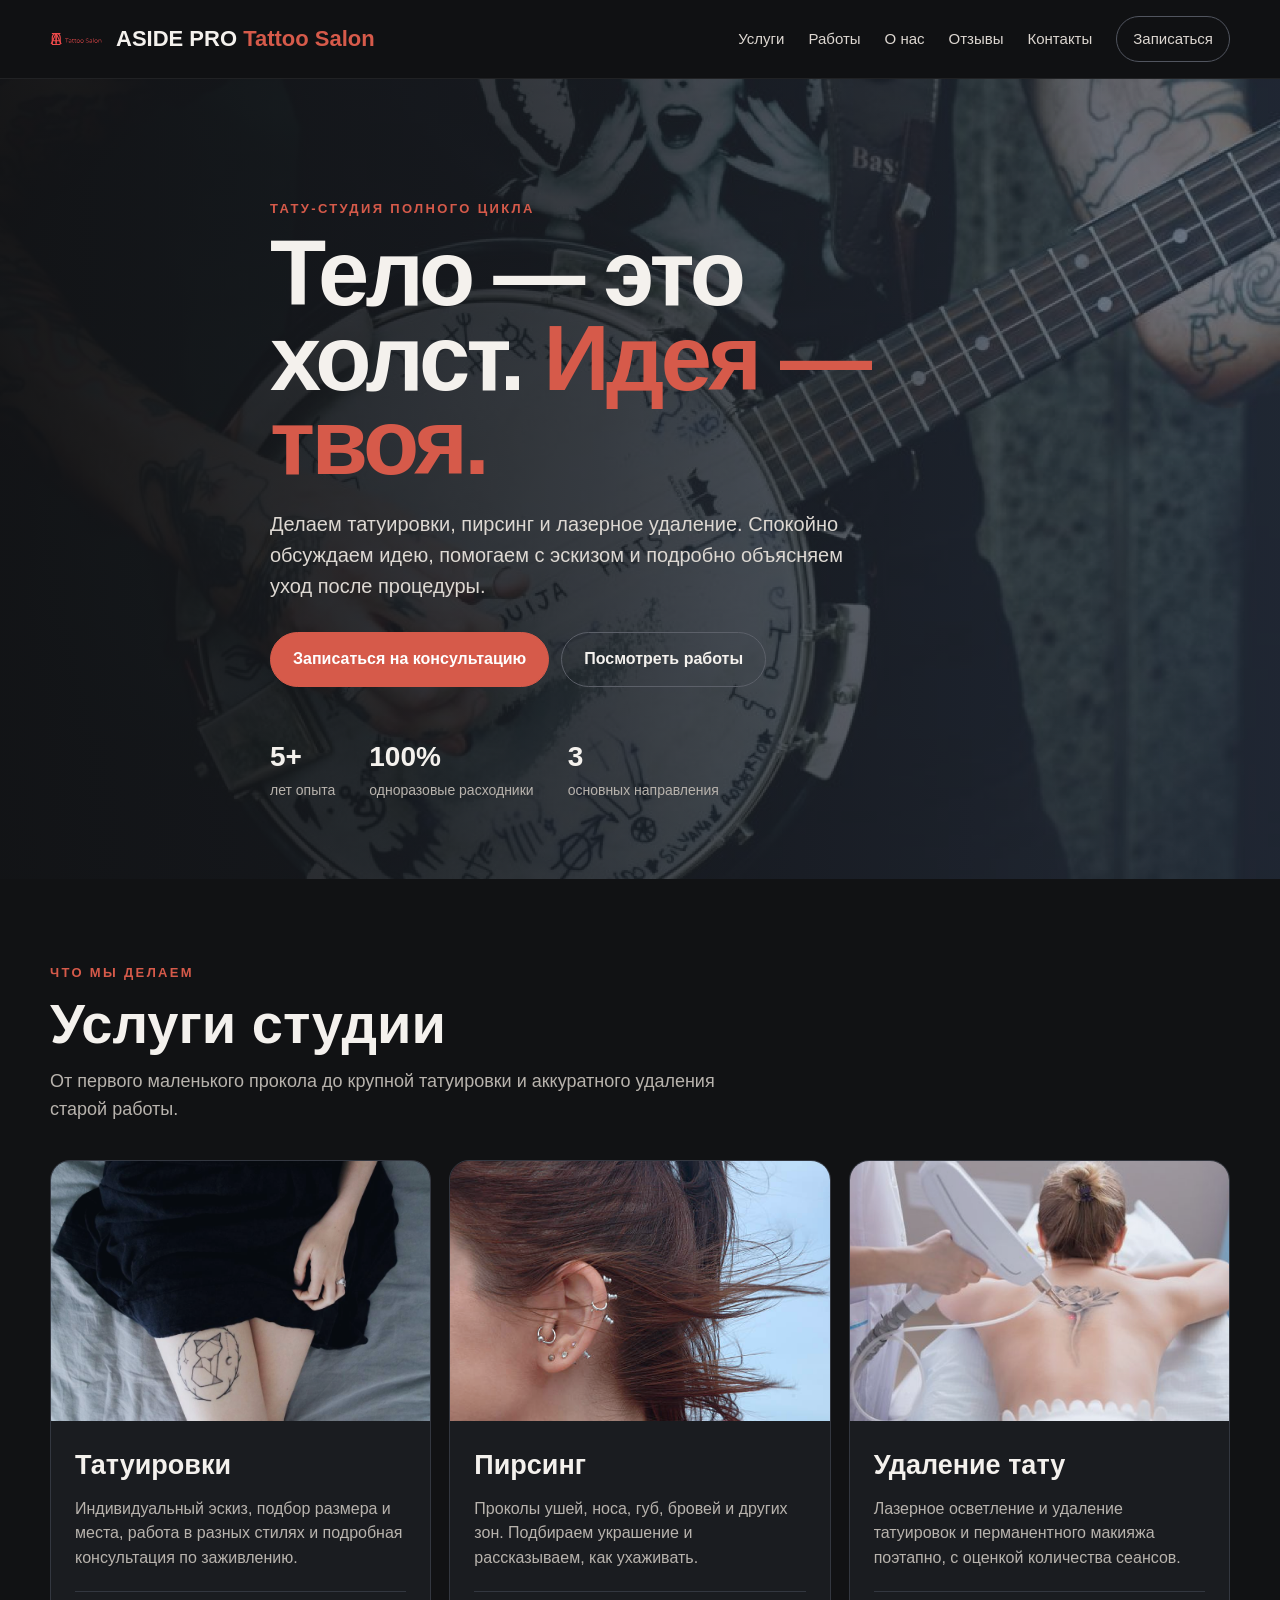
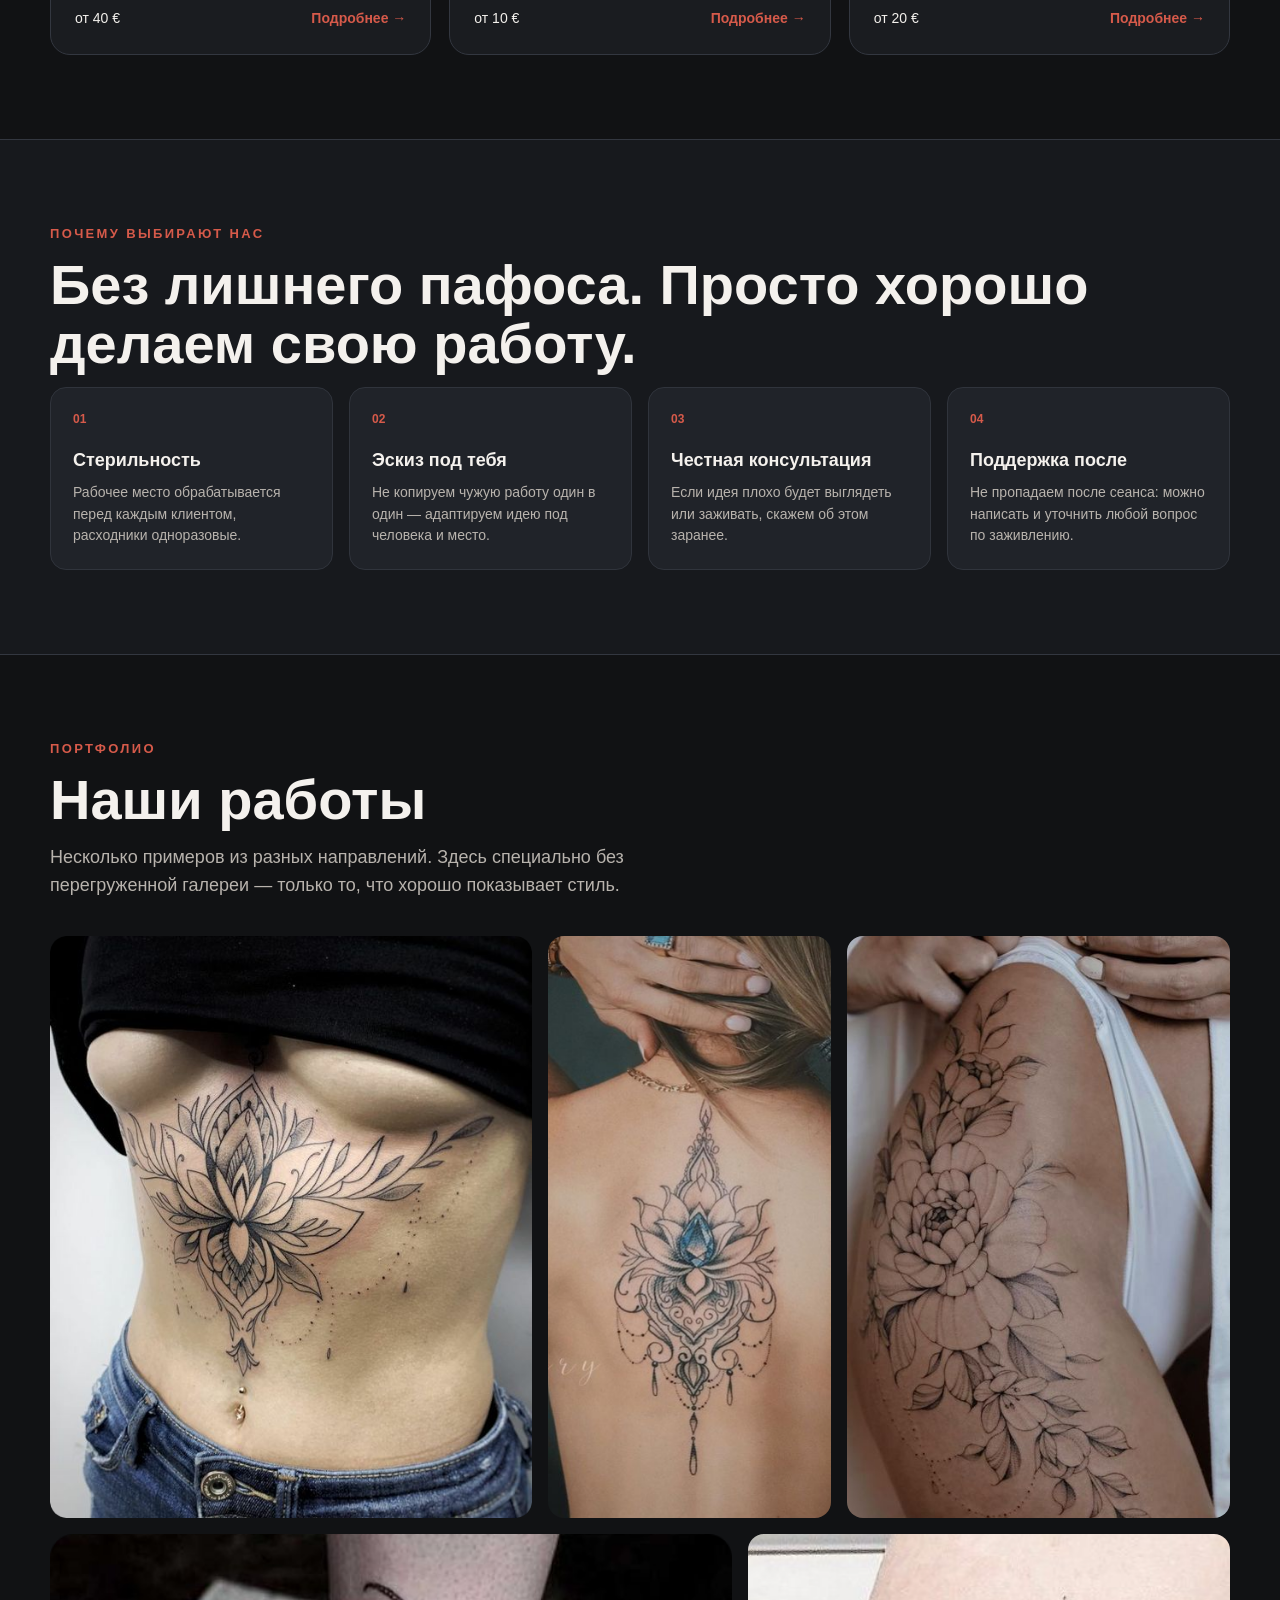
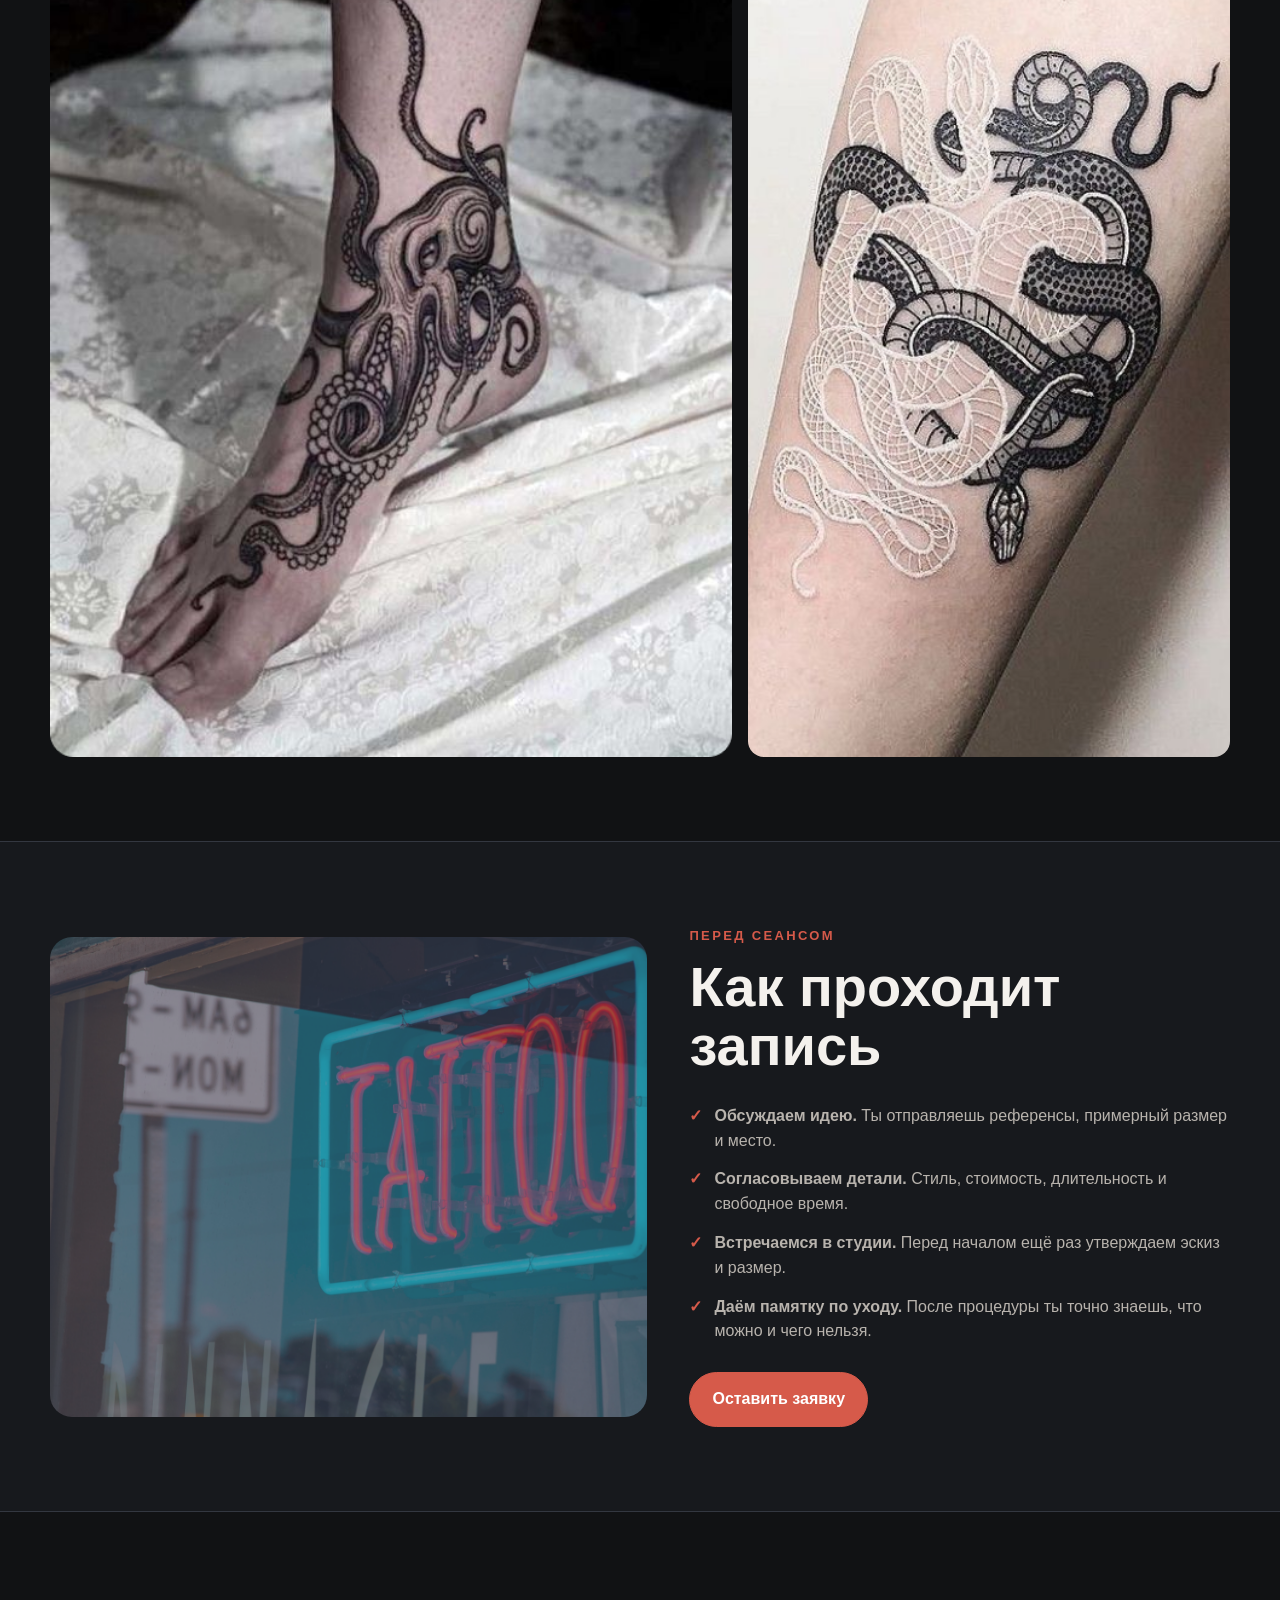
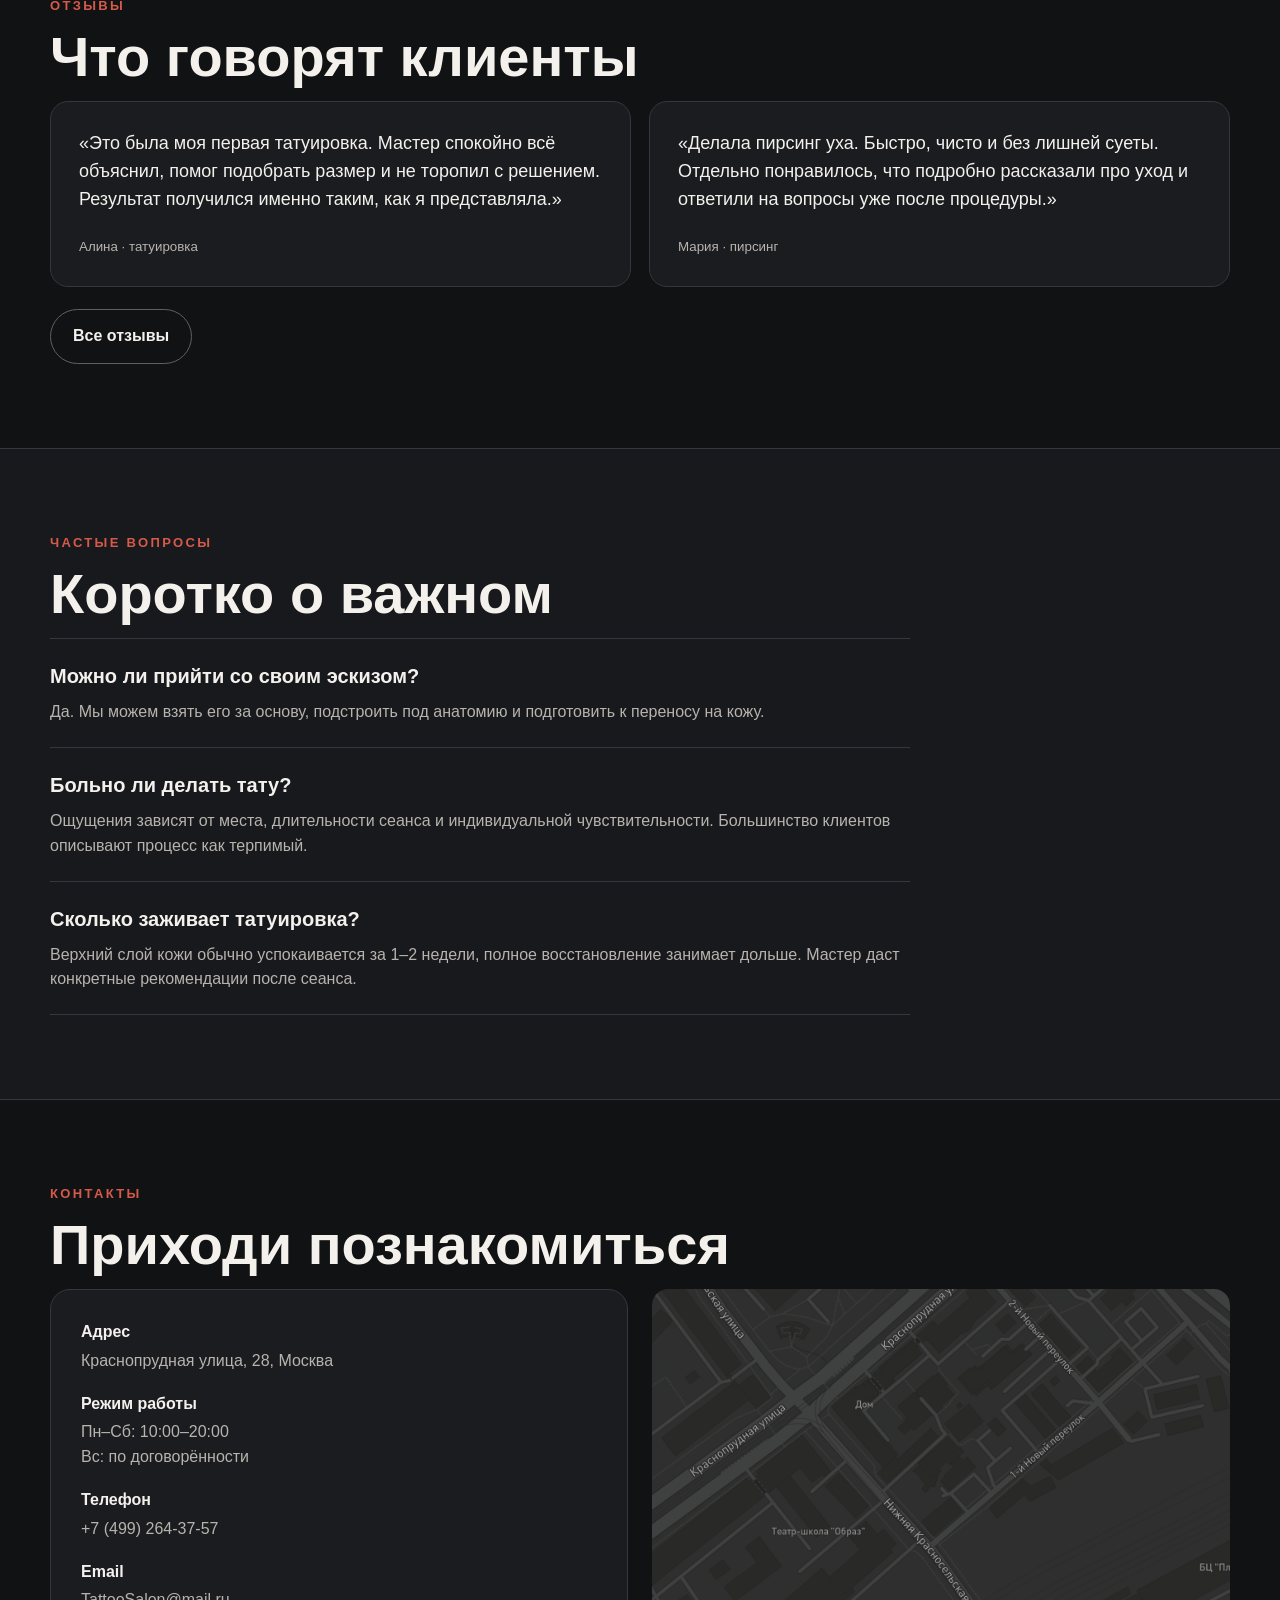
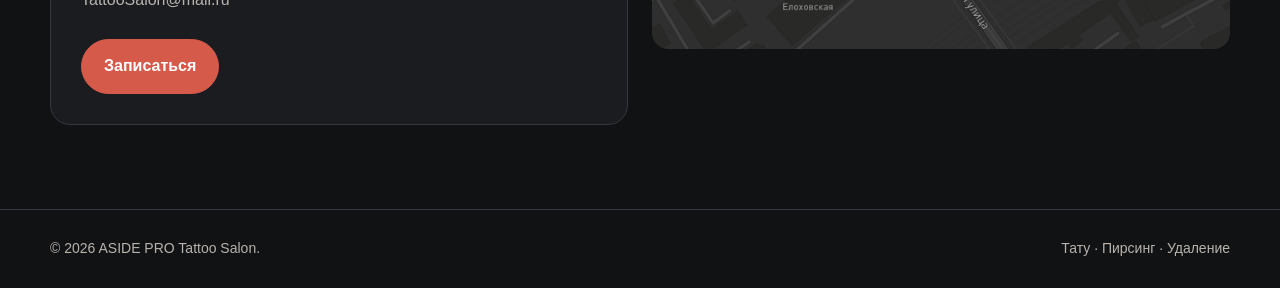
<file: index.html>
<!doctype html><html lang="ru"><head><meta charset="UTF-8"><meta name="viewport" content="width=device-width,initial-scale=1"><title>ASIDE PRO Tattoo Salon — тату, пирсинг и удаление</title><link rel="stylesheet" href="css/style.css"></head><body>
<header class="header"><div class="container nav-wrap"><a class="brand" href="index.html"><img src="images/tatu.svg" alt="Логотип"><div>ASIDE PRO <span>Tattoo Salon</span></div></a><button class="menu-btn" aria-label="Меню">☰</button><nav class="nav"><a href="#services">Услуги</a><a href="#works">Работы</a><a href="#about">О нас</a><a href="#reviews">Отзывы</a><a href="#contacts">Контакты</a><a class="nav-cta" href="registration.html">Записаться</a></nav></div></header>
<main>
<section class="hero"><div class="container hero-inner"><div class="eyebrow">Тату-студия полного цикла</div><h1>Тело — это холст. <em>Идея — твоя.</em></h1><p>Делаем татуировки, пирсинг и лазерное удаление. Спокойно обсуждаем идею, помогаем с эскизом и подробно объясняем уход после процедуры.</p><div class="hero-actions"><a class="btn" href="registration.html">Записаться на консультацию</a><a class="btn secondary" href="#works">Посмотреть работы</a></div><div class="hero-meta"><div><strong>5+</strong><span>лет опыта</span></div><div><strong>100%</strong><span>одноразовые расходники</span></div><div><strong>3</strong><span>основных направления</span></div></div></div></section>
<section class="section" id="services"><div class="container"><div class="eyebrow">Что мы делаем</div><h2 class="section-title">Услуги студии</h2><p class="section-lead">От первого маленького прокола до крупной татуировки и аккуратного удаления старой работы.</p><div class="services-grid">
<article class="service-card"><img src="images/13.png" alt="Татуировка"><div class="service-body"><h3>Татуировки</h3><p>Индивидуальный эскиз, подбор размера и места, работа в разных стилях и подробная консультация по заживлению.</p><div class="service-info"><span>от 40 €</span><span><a href="tattoo.html">Подробнее →</a></span></div></div></article>
<article class="service-card"><img src="images/12.png" alt="Пирсинг"><div class="service-body"><h3>Пирсинг</h3><p>Проколы ушей, носа, губ, бровей и других зон. Подбираем украшение и рассказываем, как ухаживать.</p><div class="service-info"><span>от 10 €</span><span><a href="piercing.html">Подробнее →</a></span></div></div></article>
<article class="service-card"><img src="images/14.png" alt="Удаление тату"><div class="service-body"><h3>Удаление тату</h3><p>Лазерное осветление и удаление татуировок и перманентного макияжа поэтапно, с оценкой количества сеансов.</p><div class="service-info"><span>от 20 €</span><span><a href="removing.html">Подробнее →</a></span></div></div></article>
</div></div></section>
<section class="section band" id="about"><div class="container"><div class="eyebrow">Почему выбирают нас</div><h2 class="section-title">Без лишнего пафоса. Просто хорошо делаем свою работу.</h2><div class="benefits"><div class="benefit"><div class="num">01</div><b>Стерильность</b><p>Рабочее место обрабатывается перед каждым клиентом, расходники одноразовые.</p></div><div class="benefit"><div class="num">02</div><b>Эскиз под тебя</b><p>Не копируем чужую работу один в один — адаптируем идею под человека и место.</p></div><div class="benefit"><div class="num">03</div><b>Честная консультация</b><p>Если идея плохо будет выглядеть или заживать, скажем об этом заранее.</p></div><div class="benefit"><div class="num">04</div><b>Поддержка после</b><p>Не пропадаем после сеанса: можно написать и уточнить любой вопрос по заживлению.</p></div></div></div></section>
<section class="section" id="works"><div class="container"><div class="eyebrow">Портфолио</div><h2 class="section-title">Наши работы</h2><p class="section-lead">Несколько примеров из разных направлений. Здесь специально без перегруженной галереи — только то, что хорошо показывает стиль.</p><div class="gallery"><img class="g1" src="images/15.png" alt="Тату работа 1"><img class="g2" src="images/16.png" alt="Тату работа 2"><img class="g3" src="images/17.png" alt="Тату работа 3"><img class="g4" src="images/18.png" alt="Тату работа 4"><img class="g5" src="images/19.png" alt="Тату работа 5"></div></div></section>
<section class="section band"><div class="container split"><div class="split-media"><img src="images/tattosalon.png" alt="Интерьер тату-студии"></div><div><div class="eyebrow">Перед сеансом</div><h2 class="section-title">Как проходит запись</h2><div class="checklist"><div class="check"><i>✓</i><p><b>Обсуждаем идею.</b> Ты отправляешь референсы, примерный размер и место.</p></div><div class="check"><i>✓</i><p><b>Согласовываем детали.</b> Стиль, стоимость, длительность и свободное время.</p></div><div class="check"><i>✓</i><p><b>Встречаемся в студии.</b> Перед началом ещё раз утверждаем эскиз и размер.</p></div><div class="check"><i>✓</i><p><b>Даём памятку по уходу.</b> После процедуры ты точно знаешь, что можно и чего нельзя.</p></div></div><a class="btn" href="registration.html">Оставить заявку</a></div></div></section>
<section class="section" id="reviews"><div class="container"><div class="eyebrow">Отзывы</div><h2 class="section-title">Что говорят клиенты</h2><div class="reviews"><article class="review"><p>«Это была моя первая татуировка. Мастер спокойно всё объяснил, помог подобрать размер и не торопил с решением. Результат получился именно таким, как я представляла.»</p><small>Алина · татуировка</small></article><article class="review"><p>«Делала пирсинг уха. Быстро, чисто и без лишней суеты. Отдельно понравилось, что подробно рассказали про уход и ответили на вопросы уже после процедуры.»</p><small>Мария · пирсинг</small></article></div><div style="margin-top:22px"><a class="btn secondary" href="feedback.html">Все отзывы</a></div></div></section>
<section class="section band"><div class="container"><div class="eyebrow">Частые вопросы</div><h2 class="section-title">Коротко о важном</h2><div class="faq"><div class="faq-item"><h3>Можно ли прийти со своим эскизом?</h3><p>Да. Мы можем взять его за основу, подстроить под анатомию и подготовить к переносу на кожу.</p></div><div class="faq-item"><h3>Больно ли делать тату?</h3><p>Ощущения зависят от места, длительности сеанса и индивидуальной чувствительности. Большинство клиентов описывают процесс как терпимый.</p></div><div class="faq-item"><h3>Сколько заживает татуировка?</h3><p>Верхний слой кожи обычно успокаивается за 1–2 недели, полное восстановление занимает дольше. Мастер даст конкретные рекомендации после сеанса.</p></div></div></div></section>
<section class="section" id="contacts"><div class="container"><div class="eyebrow">Контакты</div><h2 class="section-title">Приходи познакомиться</h2><div class="contact-grid"><div class="contact-card"><div class="contact-list"><div><b>Адрес</b><span>Краснопрудная улица, 28, Москва</span></div><div><b>Режим работы</b><span>Пн–Сб: 10:00–20:00<br>Вс: по договорённости</span></div><div><b>Телефон</b><span>+7 (499) 264-37-57</span></div><div><b>Email</b><span>TattooSalon@mail.ru</span></div></div><div style="margin-top:26px"><a class="btn" href="registration.html">Записаться</a></div></div><div><img class="map-img" src="images/Mapsicle Map.png" alt="Карта"></div></div></div></section>
</main><footer class="footer"><div class="container footer-inner"><span>© 2026 ASIDE PRO Tattoo Salon.</span><div><a href="tattoo.html">Тату</a> · <a href="piercing.html">Пирсинг</a> · <a href="removing.html">Удаление</a></div></div></footer><script src="JS/slider.js"></script></body></html>
</file>
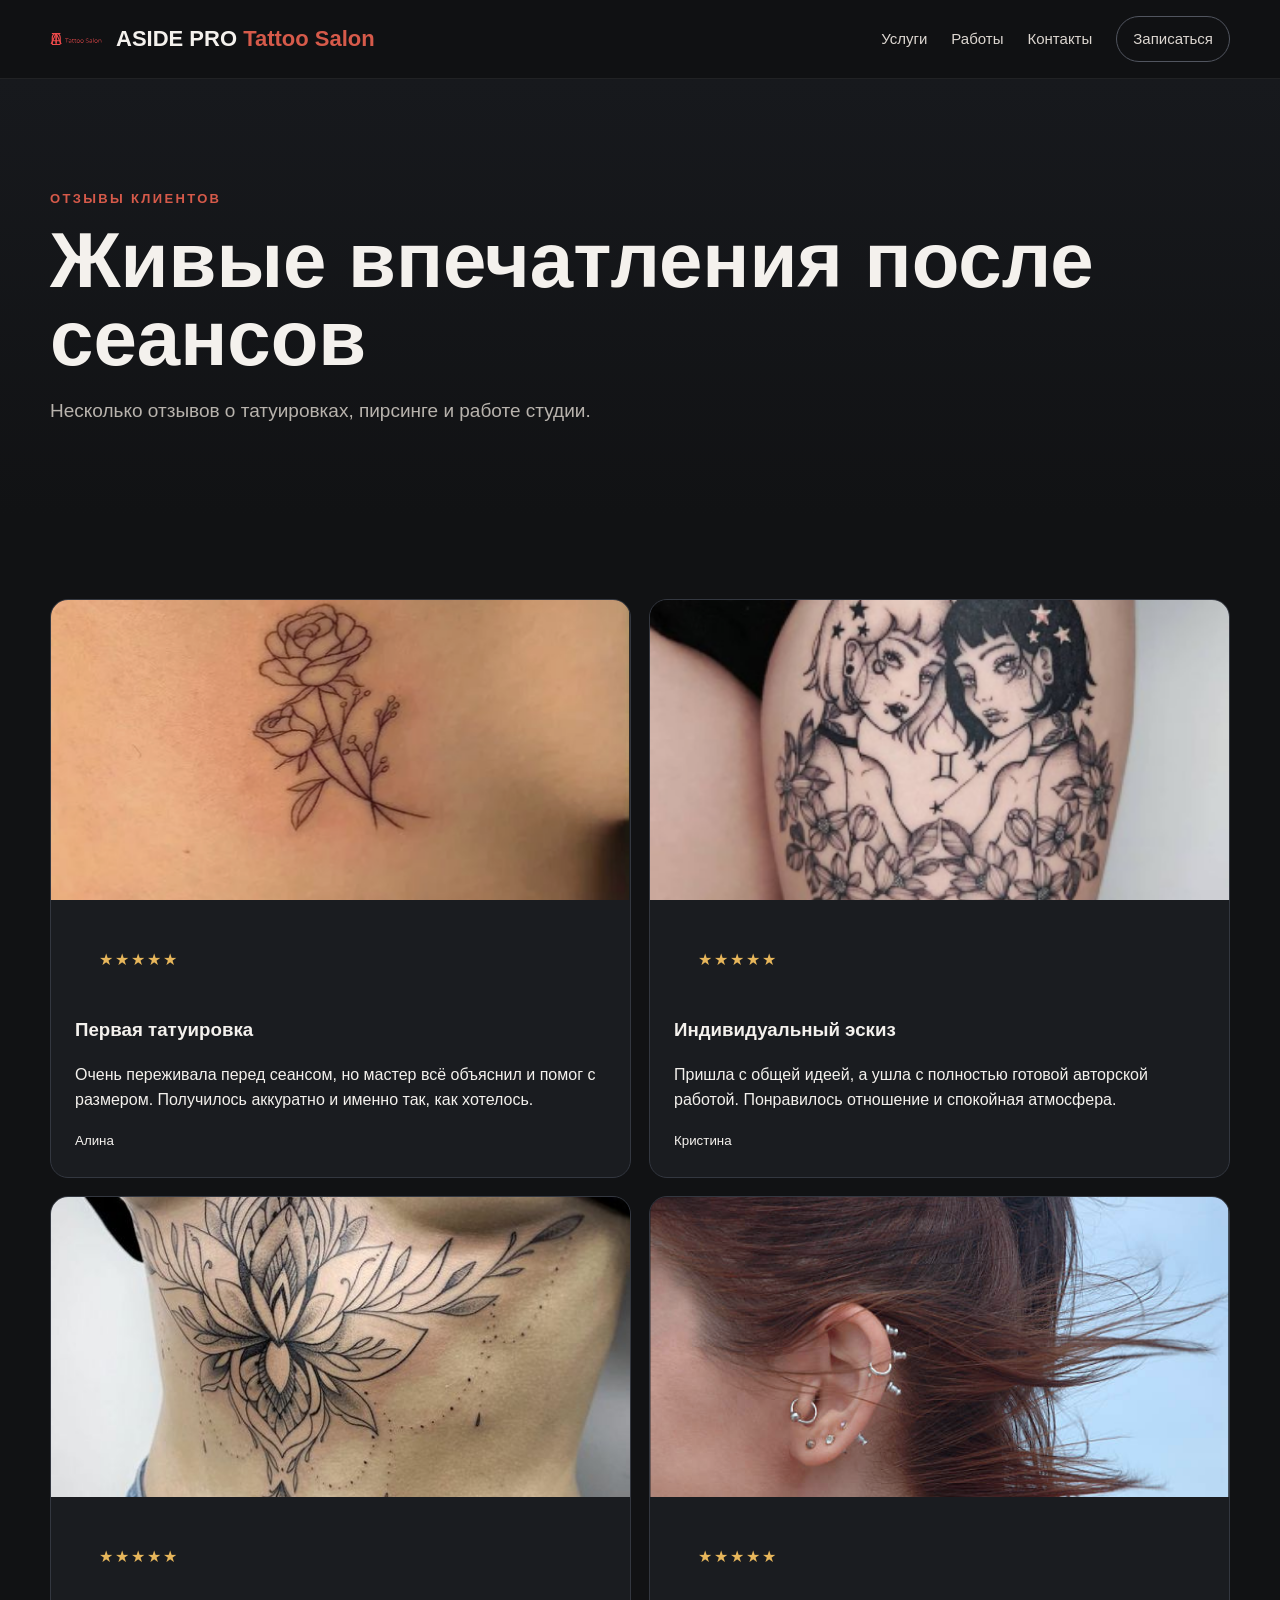
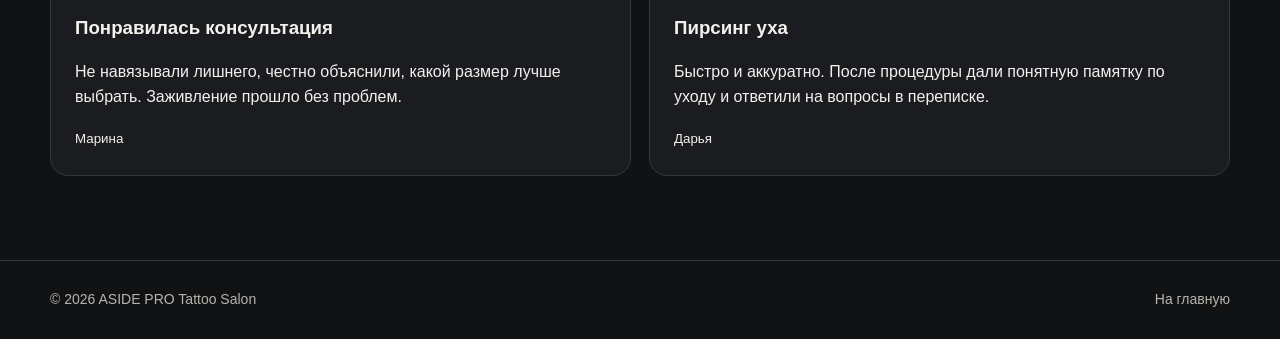
<file: feedback.html>
<!doctype html><html lang="ru"><head><meta charset="UTF-8"><meta name="viewport" content="width=device-width,initial-scale=1"><title>Отзывы — ASIDE PRO Tattoo Salon</title><link rel="stylesheet" href="css/style.css"></head><body><header class="header"><div class="container nav-wrap"><a class="brand" href="index.html"><img src="images/tatu.svg" alt="Логотип"><div>ASIDE PRO <span>Tattoo Salon</span></div></a><button class="menu-btn">☰</button><nav class="nav"><a href="index.html#services">Услуги</a><a href="index.html#works">Работы</a><a href="index.html#contacts">Контакты</a><a class="nav-cta" href="registration.html">Записаться</a></nav></div></header><section class="page-hero"><div class="container"><div class="eyebrow">Отзывы клиентов</div><h1>Живые впечатления после сеансов</h1><p>Несколько отзывов о татуировках, пирсинге и работе студии.</p></div></section><section class="section"><div class="container feedback-grid"><article class="feedback-card"><img src="images/20.png" alt="Работа клиента"><div><div class="stars">★★★★★</div><h3>Первая татуировка</h3><p>Очень переживала перед сеансом, но мастер всё объяснил и помог с размером. Получилось аккуратно и именно так, как хотелось.</p><small>Алина</small></div></article><article class="feedback-card"><img src="images/feedback/image 10.png" alt="Работа клиента"><div><div class="stars">★★★★★</div><h3>Индивидуальный эскиз</h3><p>Пришла с общей идеей, а ушла с полностью готовой авторской работой. Понравилось отношение и спокойная атмосфера.</p><small>Кристина</small></div></article><article class="feedback-card"><img src="images/15.png" alt="Работа клиента"><div><div class="stars">★★★★★</div><h3>Понравилась консультация</h3><p>Не навязывали лишнего, честно объяснили, какой размер лучше выбрать. Заживление прошло без проблем.</p><small>Марина</small></div></article><article class="feedback-card"><img src="images/12.png" alt="Пирсинг"><div><div class="stars">★★★★★</div><h3>Пирсинг уха</h3><p>Быстро и аккуратно. После процедуры дали понятную памятку по уходу и ответили на вопросы в переписке.</p><small>Дарья</small></div></article></div></section><footer class="footer"><div class="container footer-inner"><span>© 2026 ASIDE PRO Tattoo Salon</span><a href="index.html">На главную</a></div></footer><script src="JS/slider.js"></script></body></html>
</file>
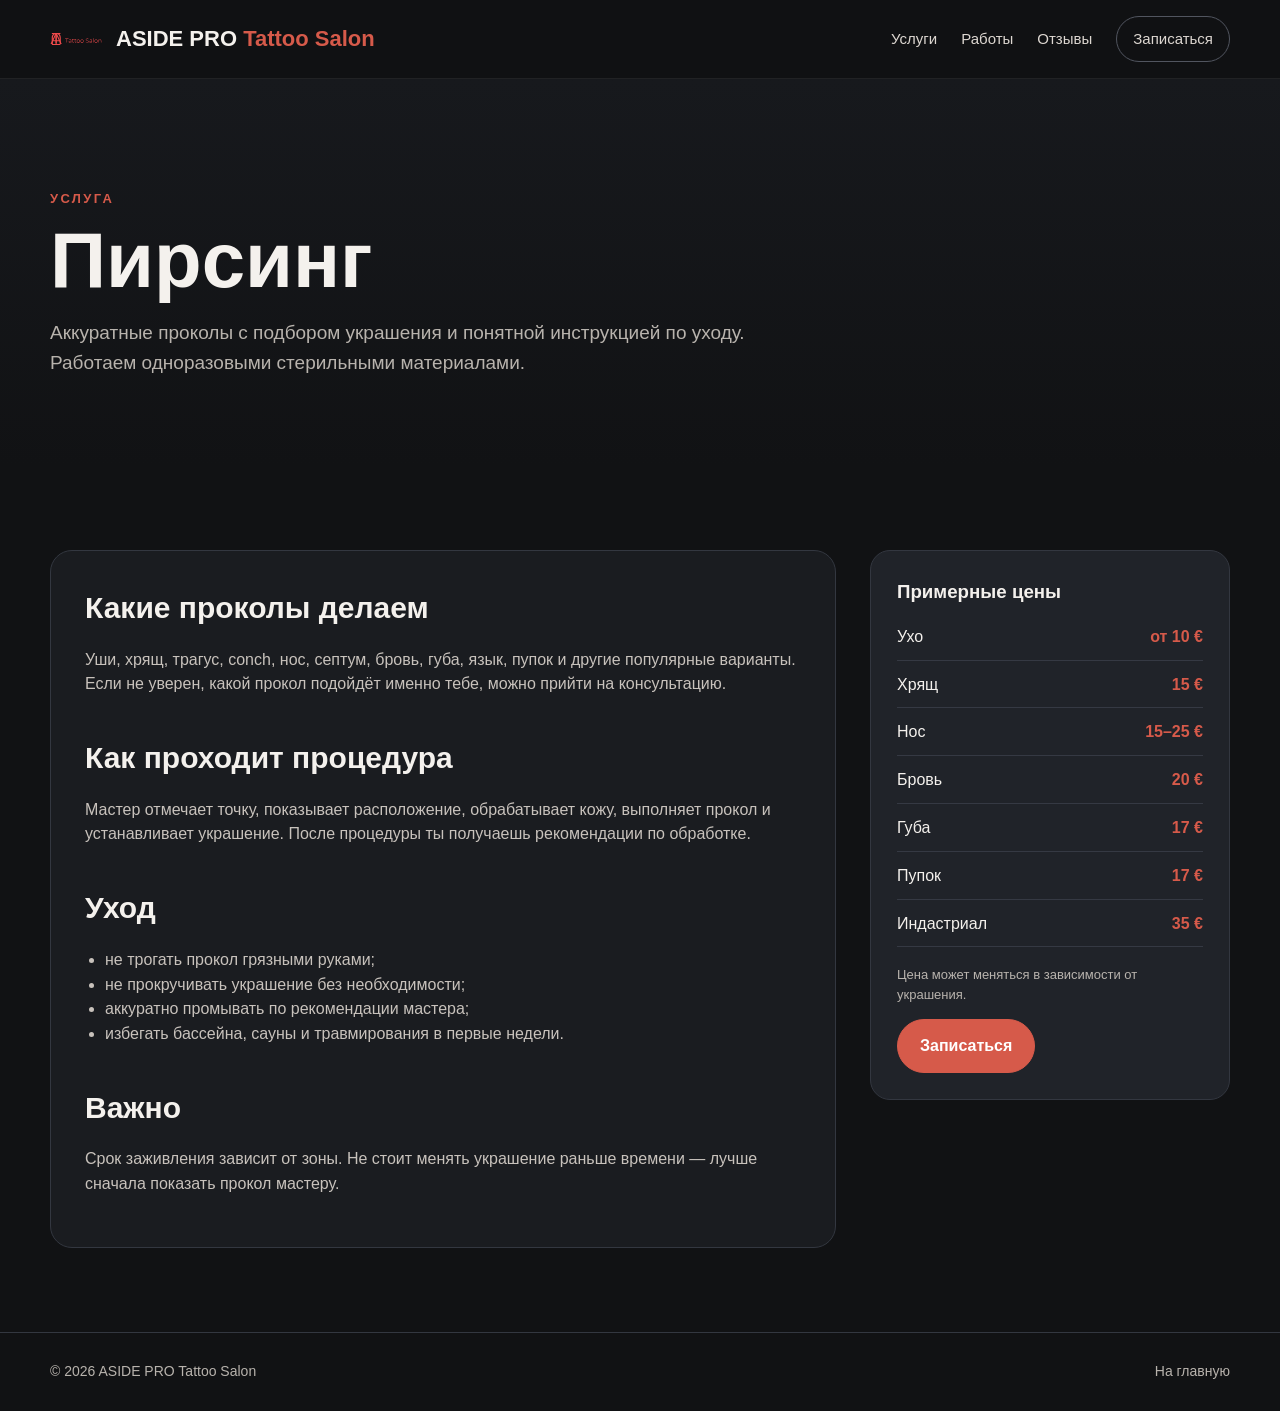
<file: piercing.html>
<!doctype html><html lang="ru"><head><meta charset="UTF-8"><meta name="viewport" content="width=device-width,initial-scale=1"><title>Пирсинг — ASIDE PRO Tattoo Salon</title><link rel="stylesheet" href="css/style.css"></head><body><header class="header"><div class="container nav-wrap"><a class="brand" href="index.html"><img src="images/tatu.svg" alt="Логотип"><div>ASIDE PRO <span>Tattoo Salon</span></div></a><button class="menu-btn">☰</button><nav class="nav"><a href="index.html#services">Услуги</a><a href="index.html#works">Работы</a><a href="feedback.html">Отзывы</a><a class="nav-cta" href="registration.html">Записаться</a></nav></div></header><section class="page-hero"><div class="container"><div class="eyebrow">Услуга</div><h1>Пирсинг</h1><p>Аккуратные проколы с подбором украшения и понятной инструкцией по уходу. Работаем одноразовыми стерильными материалами.</p></div></section><section class="section"><div class="container content-grid"><article class="article"><h2>Какие проколы делаем</h2><p>Уши, хрящ, трагус, conch, нос, септум, бровь, губа, язык, пупок и другие популярные варианты. Если не уверен, какой прокол подойдёт именно тебе, можно прийти на консультацию.</p><h2>Как проходит процедура</h2><p>Мастер отмечает точку, показывает расположение, обрабатывает кожу, выполняет прокол и устанавливает украшение. После процедуры ты получаешь рекомендации по обработке.</p><h2>Уход</h2><ul><li>не трогать прокол грязными руками;</li><li>не прокручивать украшение без необходимости;</li><li>аккуратно промывать по рекомендации мастера;</li><li>избегать бассейна, сауны и травмирования в первые недели.</li></ul><h2>Важно</h2><p>Срок заживления зависит от зоны. Не стоит менять украшение раньше времени — лучше сначала показать прокол мастеру.</p></article><aside class="side-card"><h3>Примерные цены</h3><div class="price-list"><div class="price-row"><span>Ухо</span><span>от 10 €</span></div><div class="price-row"><span>Хрящ</span><span>15 €</span></div><div class="price-row"><span>Нос</span><span>15–25 €</span></div><div class="price-row"><span>Бровь</span><span>20 €</span></div><div class="price-row"><span>Губа</span><span>17 €</span></div><div class="price-row"><span>Пупок</span><span>17 €</span></div><div class="price-row"><span>Индастриал</span><span>35 €</span></div></div><p class="note">Цена может меняться в зависимости от украшения.</p><a class="btn" href="registration.html">Записаться</a></aside></div></section><footer class="footer"><div class="container footer-inner"><span>© 2026 ASIDE PRO Tattoo Salon</span><a href="index.html">На главную</a></div></footer><script src="JS/slider.js"></script></body></html>
</file>
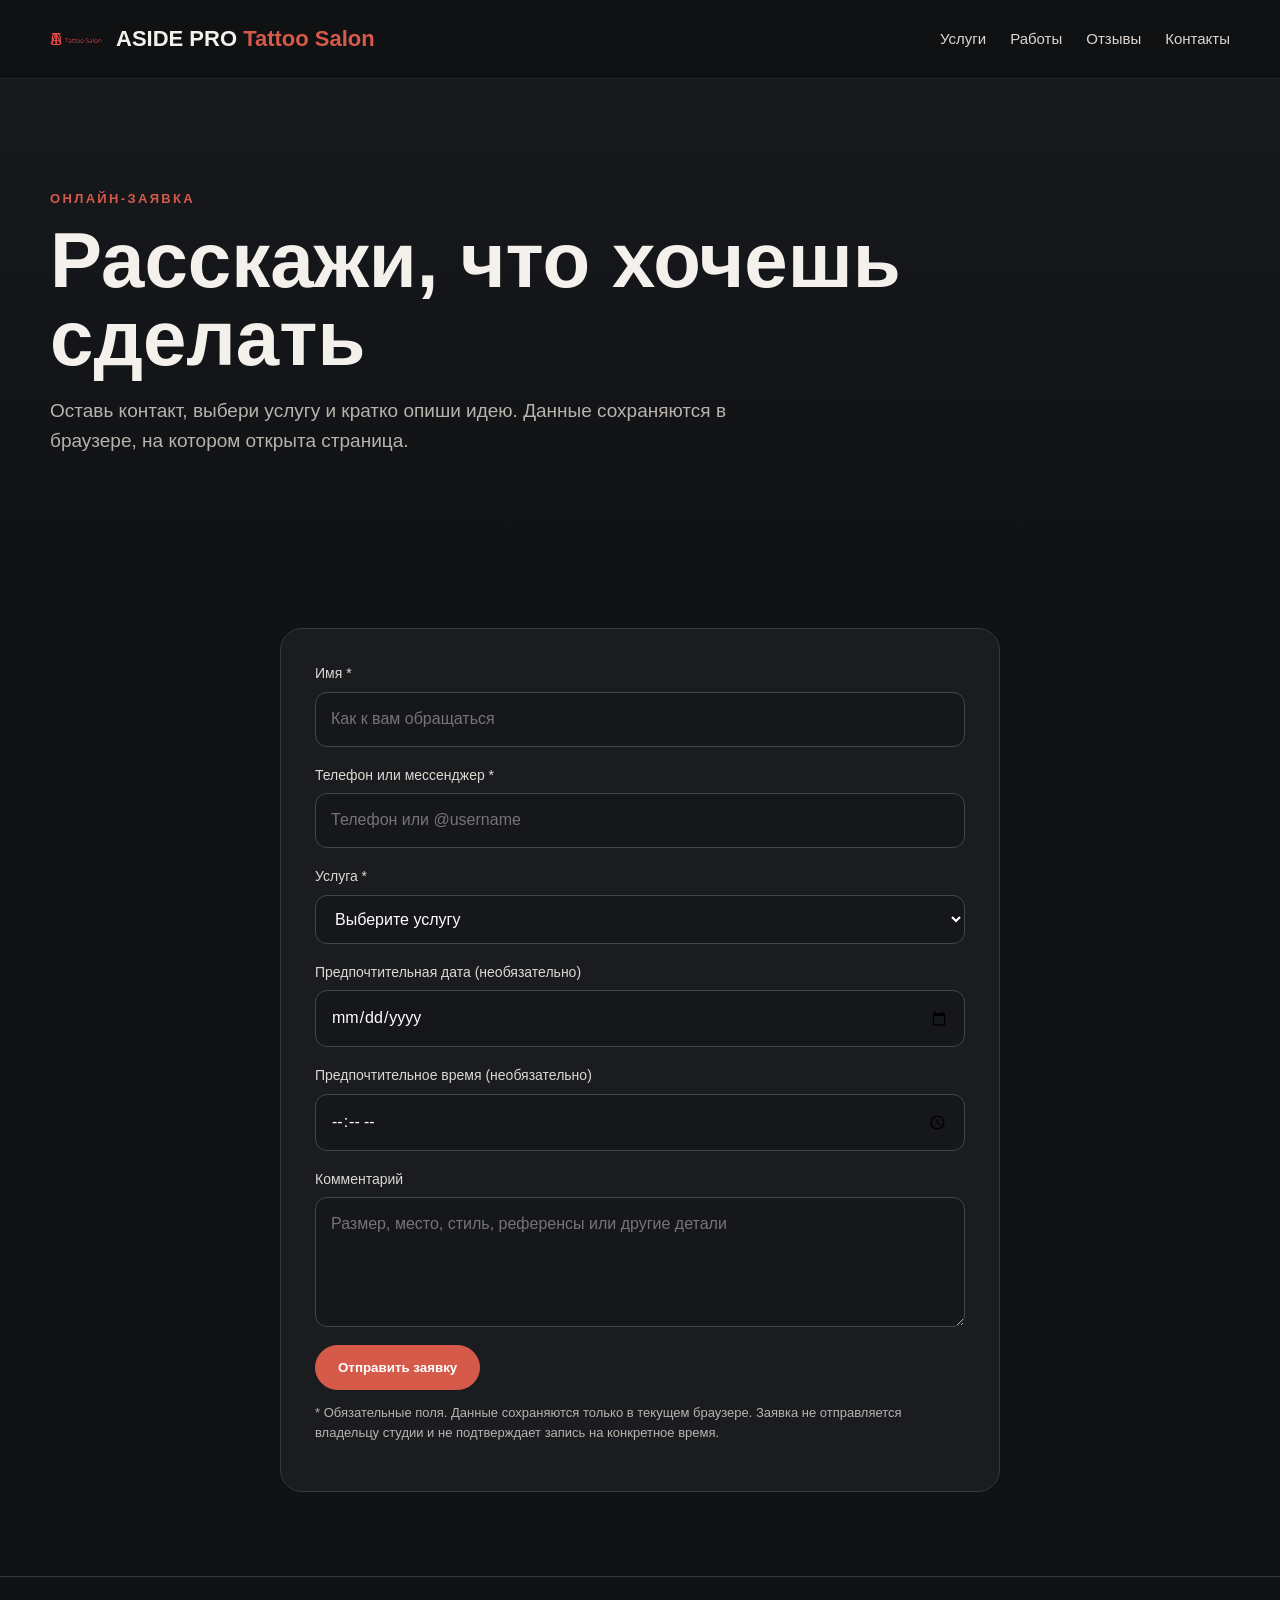
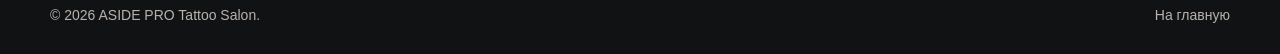
<file: registration.html>
<!doctype html>
<html lang="ru">
<head>
  <meta charset="UTF-8">
  <meta name="viewport" content="width=device-width, initial-scale=1">
  <meta name="theme-color" content="#111214">
  <meta name="description" content="Оставьте заявку на консультацию в ASIDE PRO Tattoo Salon.">
  <title>Запись — ASIDE PRO Tattoo Salon</title>
  <link rel="stylesheet" href="css/style.css">
</head>
<body>
  <header class="header">
    <div class="container nav-wrap">
      <a class="brand" href="index.html">
        <img src="images/tatu.svg" alt="Логотип ASIDE PRO Tattoo Salon">
        <div>ASIDE PRO <span>Tattoo Salon</span></div>
      </a>
      <button class="menu-btn" type="button" aria-label="Открыть меню" aria-expanded="false">☰</button>
      <nav class="nav" aria-label="Основная навигация">
        <a href="index.html#services">Услуги</a>
        <a href="index.html#works">Работы</a>
        <a href="feedback.html">Отзывы</a>
        <a href="index.html#contacts">Контакты</a>
      </nav>
    </div>
  </header>

  <main>
    <section class="page-hero">
      <div class="container">
        <div class="eyebrow">Онлайн-заявка</div>
        <h1>Расскажи, что хочешь сделать</h1>
        <p>Оставь контакт, выбери услугу и кратко опиши идею. Данные сохраняются в браузере, на котором открыта страница.</p>
      </div>
    </section>

    <section class="section">
      <div class="container form-wrap">
        <form class="form-card" id="booking-form">
          <div class="field">
            <label for="name">Имя *</label>
            <input id="name" name="clientName" type="text" placeholder="Как к вам обращаться" minlength="2" maxlength="80" autocomplete="name" required>
          </div>
          <div class="field">
            <label for="phone">Телефон или мессенджер *</label>
            <input id="phone" name="contact" type="text" inputmode="tel" placeholder="Телефон или @username" minlength="5" maxlength="60" autocomplete="tel" required>
          </div>
          <div class="field">
            <label for="service">Услуга *</label>
            <select id="service" name="serviceId" required>
              <option value="">Загрузка услуг…</option>
            </select>
          </div>
          <div class="field">
            <label for="preferredDate">Предпочтительная дата (необязательно)</label>
            <input id="preferredDate" name="preferredDate" type="date">
          </div>
          <div class="field">
            <label for="preferredTime">Предпочтительное время (необязательно)</label>
            <input id="preferredTime" name="preferredTime" type="time">
          </div>
          <div class="field">
            <label for="text">Комментарий</label>
            <textarea id="text" name="comment" maxlength="1000" placeholder="Размер, место, стиль, референсы или другие детали"></textarea>
          </div>
          <button class="btn" id="submit-request" type="submit" disabled>Отправить заявку</button>
          <p class="note">* Обязательные поля. Данные сохраняются только в текущем браузере. Заявка не отправляется владельцу студии и не подтверждает запись на конкретное время.</p>
          <p class="form-status" id="form-status" role="status" aria-live="polite" hidden></p>
        </form>
      </div>
    </section>
  </main>

  <footer class="footer">
    <div class="container footer-inner">
      <span>© 2026 ASIDE PRO Tattoo Salon.</span>
      <a href="index.html">На главную</a>
    </div>
  </footer>
  <script src="JS/slider.js"></script>
  <script type="module" src="JS/booking.js"></script>
</body>
</html>
</file>
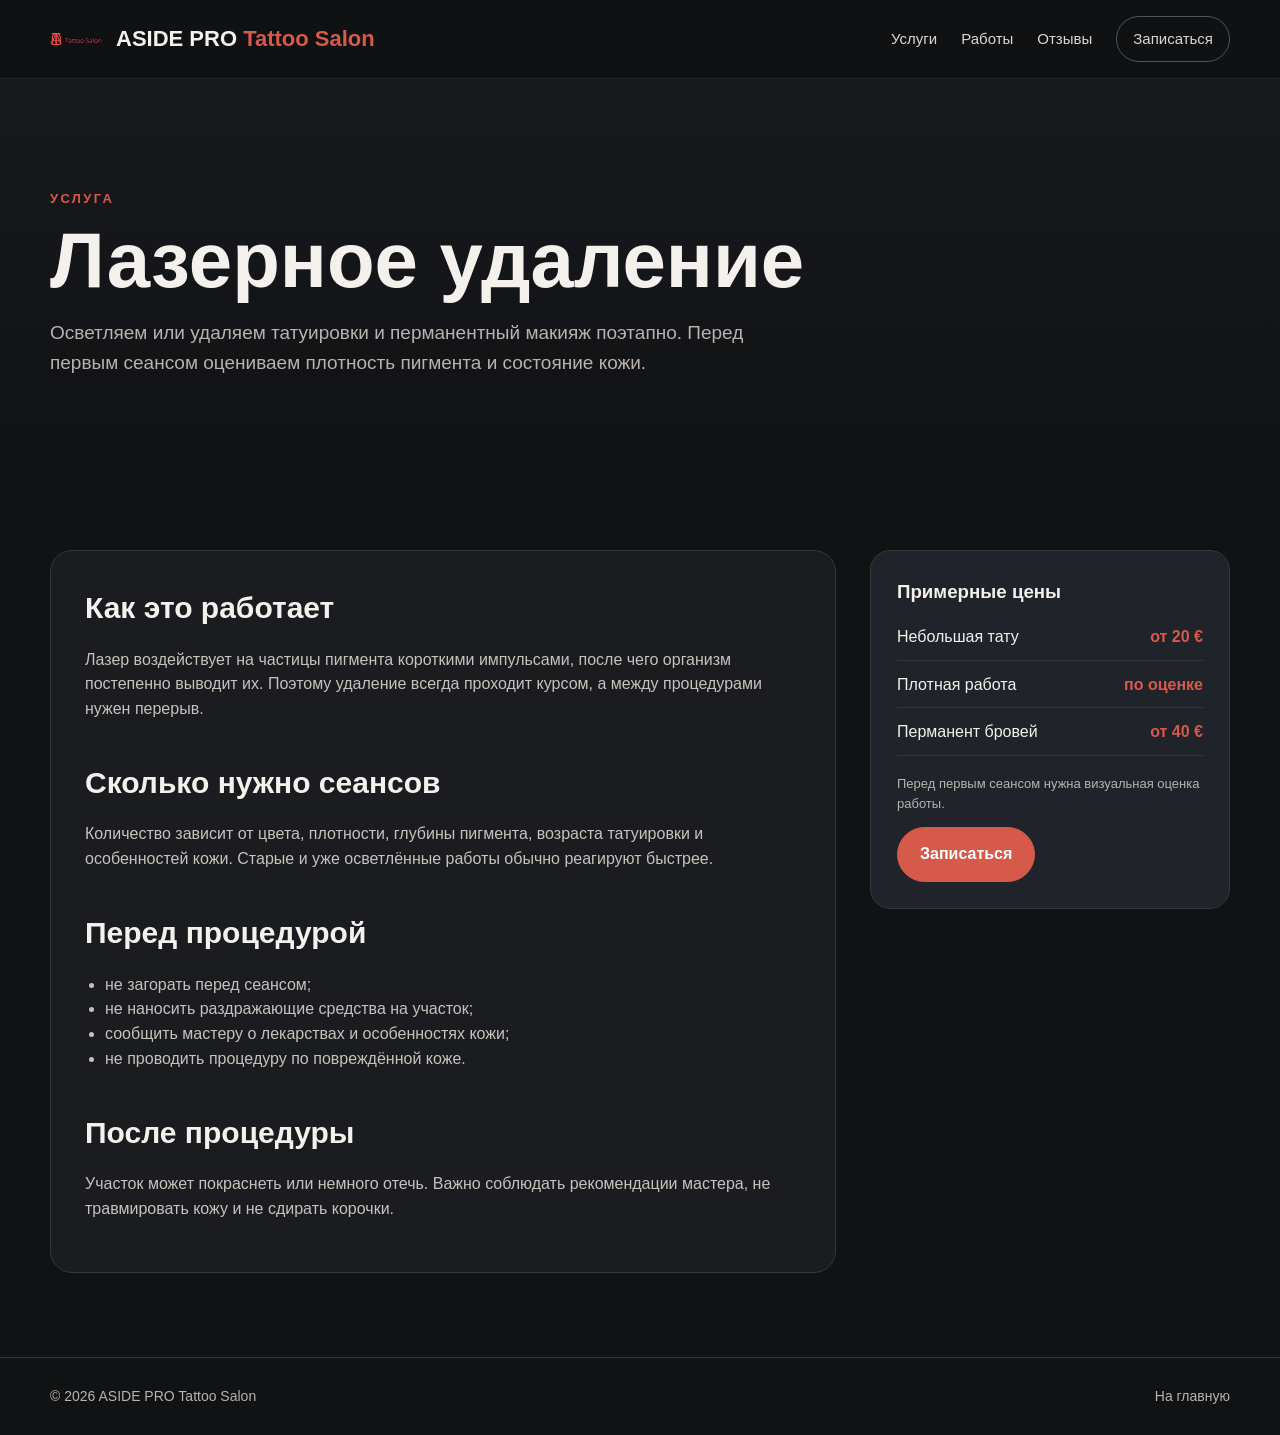
<file: removing.html>
<!doctype html><html lang="ru"><head><meta charset="UTF-8"><meta name="viewport" content="width=device-width,initial-scale=1"><title>Удаление тату — ASIDE PRO Tattoo Salon</title><link rel="stylesheet" href="css/style.css"></head><body><header class="header"><div class="container nav-wrap"><a class="brand" href="index.html"><img src="images/tatu.svg" alt="Логотип"><div>ASIDE PRO <span>Tattoo Salon</span></div></a><button class="menu-btn">☰</button><nav class="nav"><a href="index.html#services">Услуги</a><a href="index.html#works">Работы</a><a href="feedback.html">Отзывы</a><a class="nav-cta" href="registration.html">Записаться</a></nav></div></header><section class="page-hero"><div class="container"><div class="eyebrow">Услуга</div><h1>Лазерное удаление</h1><p>Осветляем или удаляем татуировки и перманентный макияж поэтапно. Перед первым сеансом оцениваем плотность пигмента и состояние кожи.</p></div></section><section class="section"><div class="container content-grid"><article class="article"><h2>Как это работает</h2><p>Лазер воздействует на частицы пигмента короткими импульсами, после чего организм постепенно выводит их. Поэтому удаление всегда проходит курсом, а между процедурами нужен перерыв.</p><h2>Сколько нужно сеансов</h2><p>Количество зависит от цвета, плотности, глубины пигмента, возраста татуировки и особенностей кожи. Старые и уже осветлённые работы обычно реагируют быстрее.</p><h2>Перед процедурой</h2><ul><li>не загорать перед сеансом;</li><li>не наносить раздражающие средства на участок;</li><li>сообщить мастеру о лекарствах и особенностях кожи;</li><li>не проводить процедуру по повреждённой коже.</li></ul><h2>После процедуры</h2><p>Участок может покраснеть или немного отечь. Важно соблюдать рекомендации мастера, не травмировать кожу и не сдирать корочки.</p></article><aside class="side-card"><h3>Примерные цены</h3><div class="price-list"><div class="price-row"><span>Небольшая тату</span><span>от 20 €</span></div><div class="price-row"><span>Плотная работа</span><span>по оценке</span></div><div class="price-row"><span>Перманент бровей</span><span>от 40 €</span></div></div><p class="note">Перед первым сеансом нужна визуальная оценка работы.</p><a class="btn" href="registration.html">Записаться</a></aside></div></section><footer class="footer"><div class="container footer-inner"><span>© 2026 ASIDE PRO Tattoo Salon</span><a href="index.html">На главную</a></div></footer><script src="JS/slider.js"></script></body></html>
</file>
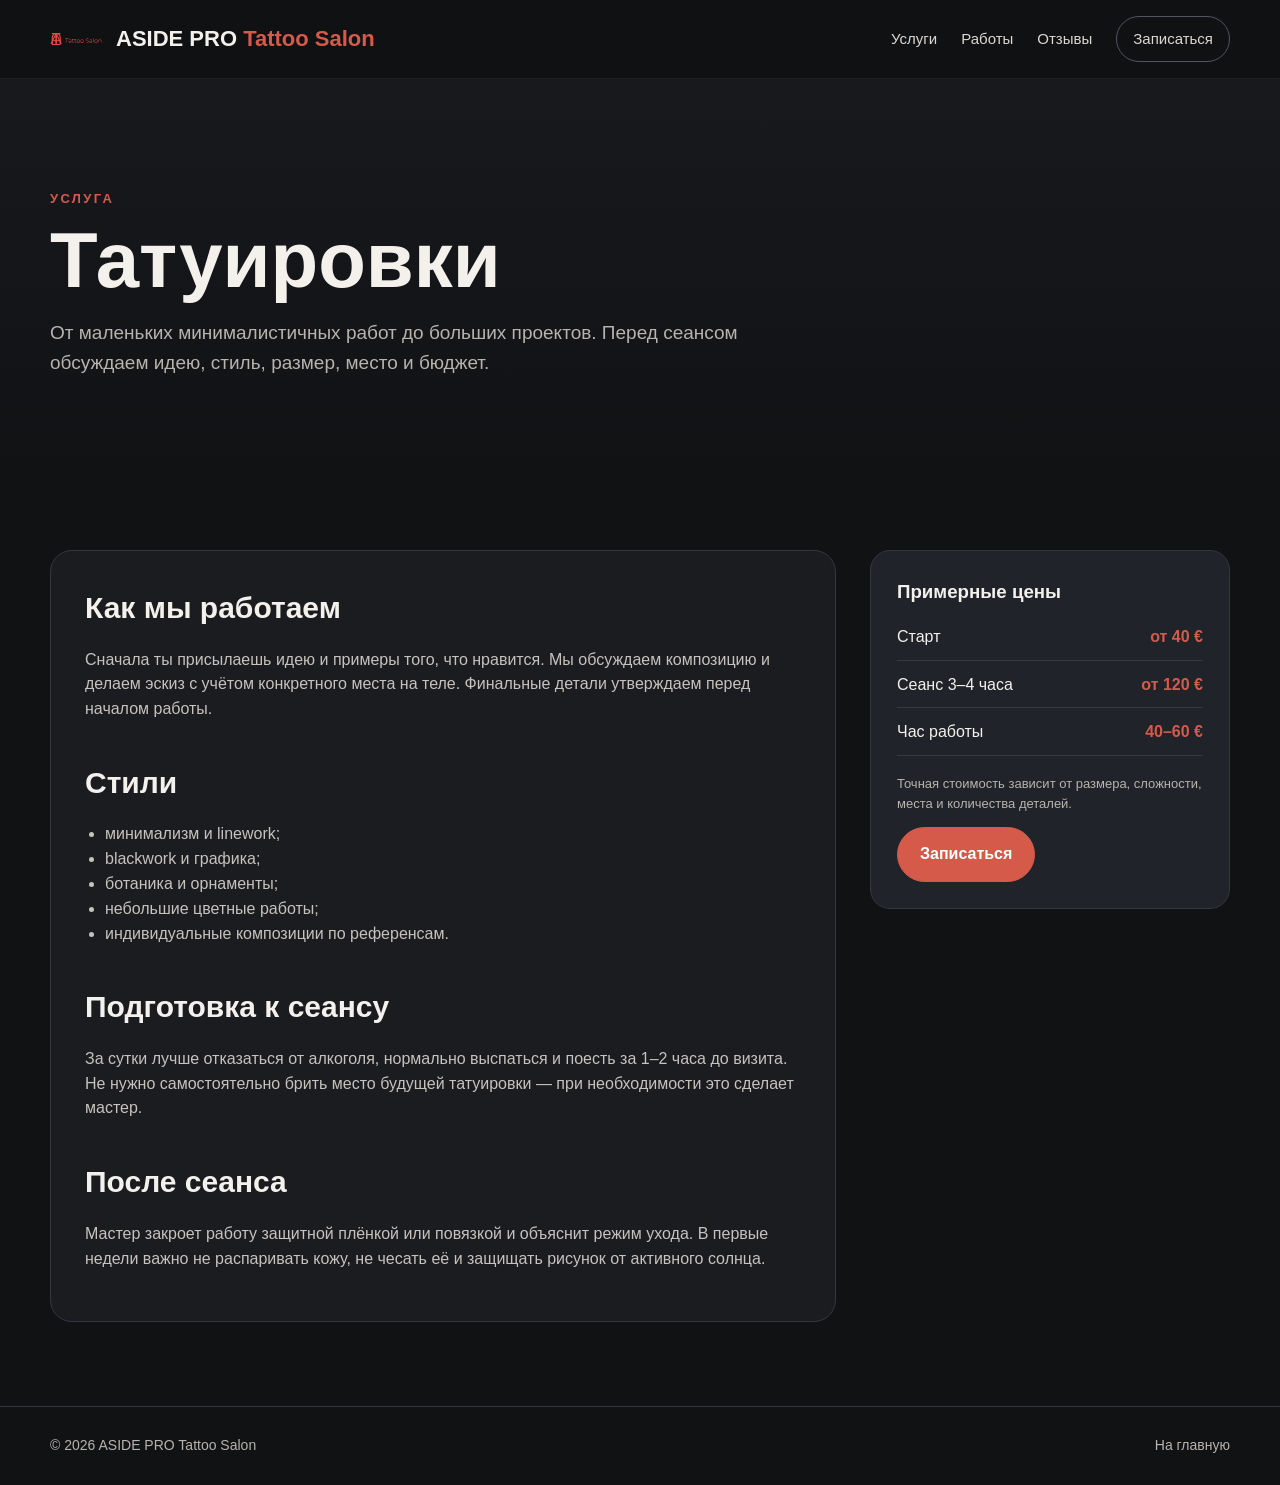
<file: tattoo.html>
<!doctype html><html lang="ru"><head><meta charset="UTF-8"><meta name="viewport" content="width=device-width,initial-scale=1"><title>Татуировки — ASIDE PRO Tattoo Salon</title><link rel="stylesheet" href="css/style.css"></head><body><header class="header"><div class="container nav-wrap"><a class="brand" href="index.html"><img src="images/tatu.svg" alt="Логотип"><div>ASIDE PRO <span>Tattoo Salon</span></div></a><button class="menu-btn">☰</button><nav class="nav"><a href="index.html#services">Услуги</a><a href="index.html#works">Работы</a><a href="feedback.html">Отзывы</a><a class="nav-cta" href="registration.html">Записаться</a></nav></div></header><section class="page-hero"><div class="container"><div class="eyebrow">Услуга</div><h1>Татуировки</h1><p>От маленьких минималистичных работ до больших проектов. Перед сеансом обсуждаем идею, стиль, размер, место и бюджет.</p></div></section><section class="section"><div class="container content-grid"><article class="article"><h2>Как мы работаем</h2><p>Сначала ты присылаешь идею и примеры того, что нравится. Мы обсуждаем композицию и делаем эскиз с учётом конкретного места на теле. Финальные детали утверждаем перед началом работы.</p><h2>Стили</h2><ul><li>минимализм и linework;</li><li>blackwork и графика;</li><li>ботаника и орнаменты;</li><li>небольшие цветные работы;</li><li>индивидуальные композиции по референсам.</li></ul><h2>Подготовка к сеансу</h2><p>За сутки лучше отказаться от алкоголя, нормально выспаться и поесть за 1–2 часа до визита. Не нужно самостоятельно брить место будущей татуировки — при необходимости это сделает мастер.</p><h2>После сеанса</h2><p>Мастер закроет работу защитной плёнкой или повязкой и объяснит режим ухода. В первые недели важно не распаривать кожу, не чесать её и защищать рисунок от активного солнца.</p></article><aside class="side-card"><h3>Примерные цены</h3><div class="price-list"><div class="price-row"><span>Старт</span><span>от 40 €</span></div><div class="price-row"><span>Сеанс 3–4 часа</span><span>от 120 €</span></div><div class="price-row"><span>Час работы</span><span>40–60 €</span></div></div><p class="note">Точная стоимость зависит от размера, сложности, места и количества деталей.</p><a class="btn" href="registration.html">Записаться</a></aside></div></section><footer class="footer"><div class="container footer-inner"><span>© 2026 ASIDE PRO Tattoo Salon</span><a href="index.html">На главную</a></div></footer><script src="JS/slider.js"></script></body></html>
</file>
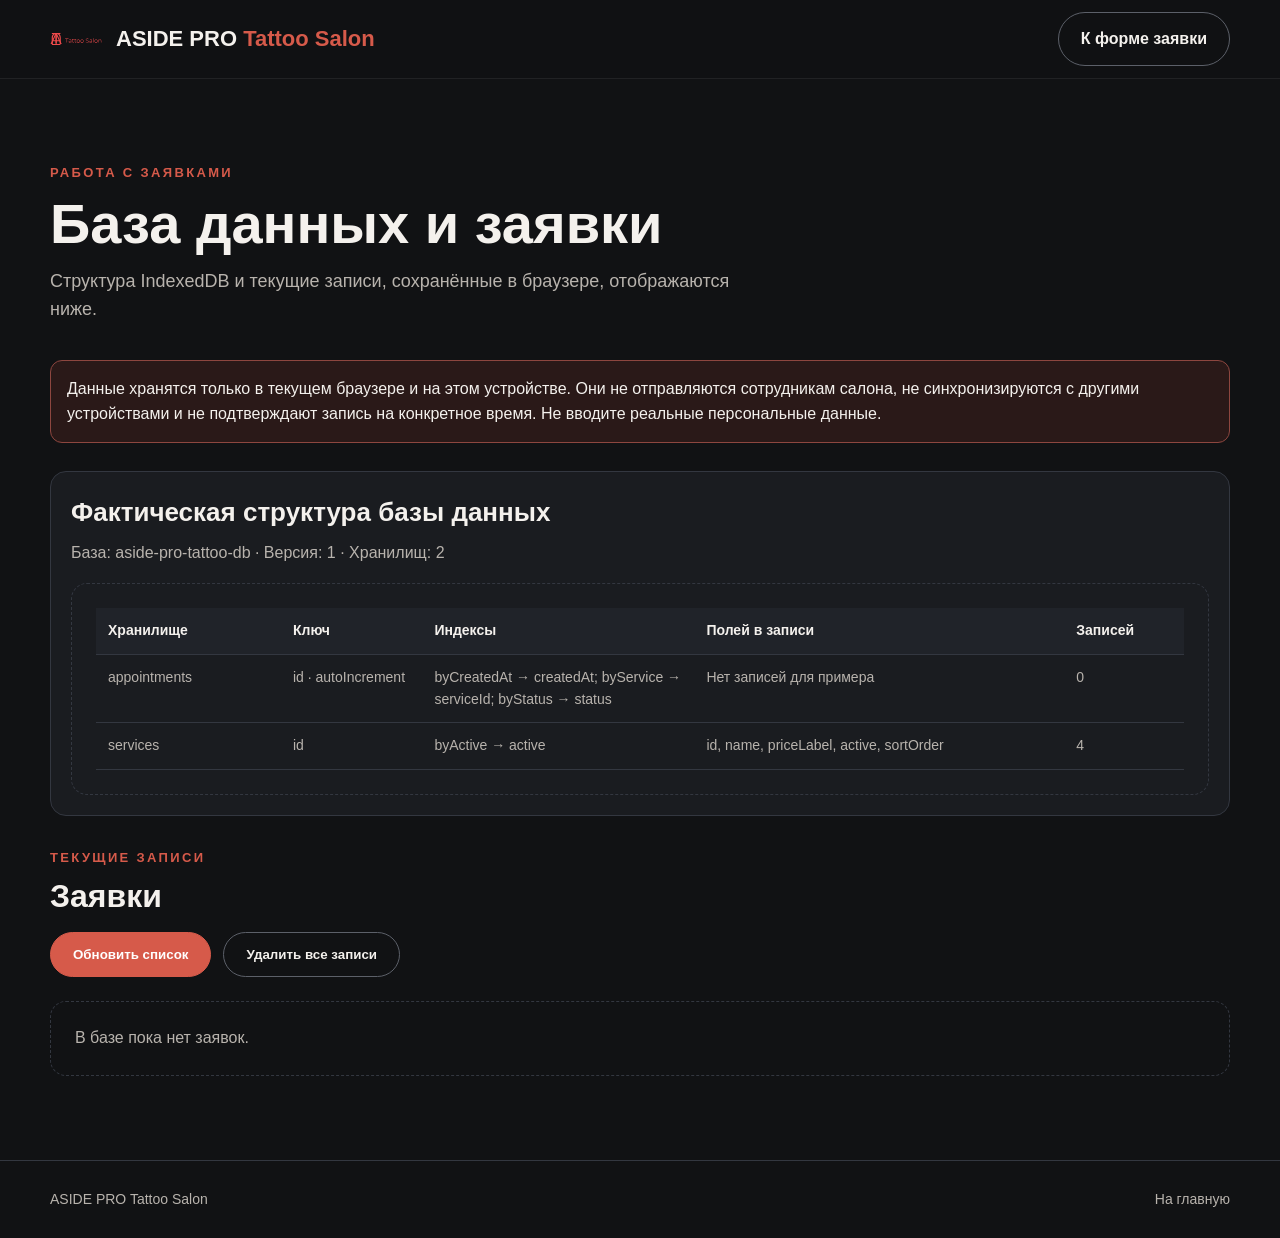
<file: tests/database-demo.html>
<!doctype html>
<html lang="ru">
<head>
  <meta charset="UTF-8">
  <meta name="viewport" content="width=device-width, initial-scale=1">
  <title>Заявки и структура базы данных — ASIDE PRO Tattoo Salon</title>
  <link rel="stylesheet" href="../css/style.css">
  <style>
    .demo-actions{display:flex;gap:12px;flex-wrap:wrap;margin-bottom:24px}
    .demo-list{display:grid;gap:14px}
    .demo-item,.schema-card{background:var(--card);border:1px solid var(--line);border-radius:16px;padding:20px}
    .demo-item h3{margin:0 0 8px}
    .demo-item p{margin:5px 0;color:var(--muted);overflow-wrap:anywhere}
    .demo-item button{margin-top:12px}
    .demo-empty{padding:24px;border:1px dashed var(--line);border-radius:16px;color:var(--muted)}
    .demo-note{margin:0 0 28px;padding:16px;border:1px solid #8d463f;border-radius:12px;background:#2a1918}
    .schema-card{margin:0 0 32px}
    .schema-card h2{margin:0 0 8px;font-size:26px}
    .schema-meta{color:var(--muted);margin:0 0 18px}
    .schema-table{width:100%;min-width:820px;table-layout:fixed;border-collapse:collapse;font-size:14px}
    .schema-table th:nth-child(1),.schema-table td:nth-child(1){width:17%}
    .schema-table th:nth-child(2),.schema-table td:nth-child(2){width:13%}
    .schema-table th:nth-child(3),.schema-table td:nth-child(3){width:25%}
    .schema-table th:nth-child(4),.schema-table td:nth-child(4){width:34%}
    .schema-table th:nth-child(5),.schema-table td:nth-child(5){width:11%}
    #database-schema{overflow-x:auto}
    .schema-table th,.schema-table td{padding:12px;text-align:left;vertical-align:top;border-bottom:1px solid var(--line);overflow-wrap:anywhere}
    .schema-table th{color:#f4f1ed;background:var(--card2)}
    .schema-table code{color:#f2aa9e;white-space:normal}
    @media(max-width:720px){.schema-table{font-size:12px}.schema-table th,.schema-table td{padding:8px}}
  </style>
</head>
<body>
  <header class="header"><div class="container nav-wrap">
    <a class="brand" href="../index.html"><img src="../images/tatu.svg" alt="Логотип"><div>ASIDE PRO <span>Tattoo Salon</span></div></a>
    <a class="btn secondary" href="../registration.html">К форме заявки</a>
  </div></header>
  <main class="section"><div class="container">
    <div class="eyebrow">Работа с заявками</div>
    <h1 class="section-title">База данных и заявки</h1>
    <p class="section-lead">Структура IndexedDB и текущие записи, сохранённые в браузере, отображаются ниже.</p>
    <p class="demo-note">Данные хранятся только в текущем браузере и на этом устройстве. Они не отправляются сотрудникам салона, не синхронизируются с другими устройствами и не подтверждают запись на конкретное время. Не вводите реальные персональные данные.</p>

    <section class="schema-card" aria-labelledby="schema-title">
      <h2 id="schema-title">Фактическая структура базы данных</h2>
      <p class="schema-meta" id="database-meta">Получение фактической структуры IndexedDB…</p>
      <div id="database-schema" class="demo-empty">Загрузка хранилищ и индексов…</div>
    </section>

    <div class="eyebrow">Текущие записи</div>
    <h2 class="section-title" style="font-size:32px;margin-bottom:18px">Заявки</h2>
    <div class="demo-actions">
      <button class="btn" id="refresh-list" type="button">Обновить список</button>
      <button class="btn secondary" id="clear-list" type="button">Удалить все записи</button>
    </div>
    <p class="form-status" id="demo-status" role="status" aria-live="polite" hidden></p>
    <div class="demo-list" id="appointments-list"><div class="demo-empty">Загрузка данных…</div></div>
  </div></main>
  <footer class="footer"><div class="container footer-inner"><span>ASIDE PRO Tattoo Salon</span><a href="../index.html">На главную</a></div></footer>
  <script type="module" src="database-demo.js"></script>
</body>
</html>
</file>
<file: css/style.css>
:root{--bg:#111214;--card:#1a1c20;--card2:#202329;--text:#f4f1ed;--muted:#b8b3ad;--accent:#d65a4a;--line:#333740;--soft:#e7ded4;--radius:20px;--max:1180px}
*{box-sizing:border-box}html{scroll-behavior:smooth}body{margin:0;background:var(--bg);color:var(--text);font-family:Arial,Helvetica,sans-serif;line-height:1.55}img{max-width:100%;display:block}a{color:inherit;text-decoration:none}.container{width:min(var(--max),calc(100% - 40px));margin:0 auto}.section{padding:84px 0}.section-title{font-size:clamp(32px,5vw,56px);margin:0 0 14px;line-height:1.05}.section-lead{max-width:700px;color:var(--muted);font-size:18px;margin:0 0 36px}.eyebrow{font-size:13px;letter-spacing:.18em;text-transform:uppercase;color:var(--accent);font-weight:700;margin-bottom:12px}.btn{display:inline-flex;align-items:center;justify-content:center;gap:8px;padding:14px 22px;border-radius:999px;background:var(--accent);color:white;font-weight:700;border:1px solid var(--accent);transition:.2s}.btn:hover{transform:translateY(-2px);filter:brightness(1.08)}.btn.secondary{background:transparent;border-color:#5c6069;color:var(--text)}.btn.secondary:hover{border-color:var(--soft)}
.header{position:sticky;top:0;z-index:20;background:rgba(17,18,20,.92);backdrop-filter:blur(10px);border-bottom:1px solid rgba(255,255,255,.07)}.nav-wrap{height:78px;display:flex;align-items:center;justify-content:space-between;gap:30px}.brand{display:flex;align-items:center;gap:14px;font-weight:700;font-size:22px;white-space:nowrap}.brand img{width:52px;height:52px;object-fit:contain}.brand span{color:var(--accent)}.brand div{line-height:1.12}.form-status{margin:18px 0 0;padding:14px 16px;border:1px solid var(--line);border-radius:12px;background:var(--card2);color:var(--text)}.form-status.success{border-color:#3c7853;background:#16251c}.form-status.error{border-color:#8d463f;background:#2a1918}.form-status[hidden]{display:none}.nav{display:flex;align-items:center;gap:24px}.nav a{color:#ddd7d1;font-size:15px}.nav a:hover{color:white}.nav .nav-cta{padding:10px 16px;border:1px solid #51555f;border-radius:999px}.menu-btn{display:none;background:none;border:0;color:white;font-size:26px}
.hero{min-height:680px;display:grid;align-items:end;background:linear-gradient(90deg,rgba(17,18,20,.94) 0%,rgba(17,18,20,.7) 47%,rgba(17,18,20,.2) 100%),url('../images/main.png') center/cover no-repeat}.hero-inner{padding:120px 0 76px;max-width:740px}.hero h1{font-size:clamp(48px,8vw,92px);line-height:.92;margin:0 0 24px;letter-spacing:-.04em}.hero h1 em{font-style:normal;color:var(--accent)}.hero p{font-size:20px;color:#ddd8d2;max-width:620px;margin:0 0 30px}.hero-actions{display:flex;gap:12px;flex-wrap:wrap}.hero-meta{display:flex;gap:34px;flex-wrap:wrap;margin-top:48px}.hero-meta strong{display:block;font-size:28px}.hero-meta span{color:var(--muted);font-size:14px}
.services-grid{display:grid;grid-template-columns:repeat(3,1fr);gap:18px}.service-card{background:var(--card);border:1px solid var(--line);border-radius:var(--radius);overflow:hidden}.service-card img{height:260px;width:100%;object-fit:cover}.service-body{padding:24px}.service-body h3{font-size:27px;margin:0 0 10px}.service-body p{color:var(--muted);margin:0 0 20px}.service-info{display:flex;justify-content:space-between;gap:15px;border-top:1px solid var(--line);padding-top:16px;font-size:14px}.service-info span:last-child{color:var(--accent);font-weight:700}
.band{background:#17191d;border-top:1px solid var(--line);border-bottom:1px solid var(--line)}.benefits{display:grid;grid-template-columns:repeat(4,1fr);gap:16px}.benefit{padding:22px;border-radius:16px;background:var(--card2);border:1px solid #30343c}.benefit b{font-size:18px;display:block;margin-bottom:7px}.benefit p{color:var(--muted);margin:0;font-size:14px}.benefit .num{font-size:12px;color:var(--accent);font-weight:700;margin-bottom:18px}
.gallery{display:grid;grid-template-columns:repeat(12,1fr);gap:16px}.gallery img{width:100%;height:100%;object-fit:cover;border-radius:16px}.g1{grid-column:span 5;height:500px}.g2{grid-column:span 3;height:500px}.g3{grid-column:span 4;height:500px}.g4{grid-column:span 7;height:350px}.g5{grid-column:span 5;height:350px}
.split{display:grid;grid-template-columns:1.05fr .95fr;gap:42px;align-items:center}.split-media img{border-radius:22px;min-height:480px;object-fit:cover}.checklist{display:grid;gap:14px;margin:28px 0}.check{display:flex;gap:12px;align-items:flex-start}.check i{font-style:normal;color:var(--accent);font-weight:700}.check p{margin:0;color:var(--muted)}
.reviews{display:grid;grid-template-columns:repeat(2,1fr);gap:18px}.review{padding:28px;background:var(--card);border:1px solid var(--line);border-radius:18px}.review p{font-size:18px;margin:0 0 20px}.review small{color:var(--muted)}
.faq{max-width:860px}.faq-item{border-top:1px solid var(--line);padding:22px 0}.faq-item:last-child{border-bottom:1px solid var(--line)}.faq-item h3{margin:0 0 8px;font-size:20px}.faq-item p{margin:0;color:var(--muted)}
.contact-grid{display:grid;grid-template-columns:1fr 1fr;gap:24px}.contact-card{background:var(--card);border:1px solid var(--line);border-radius:20px;padding:30px}.contact-list{display:grid;gap:18px}.contact-list b{display:block;margin-bottom:4px}.contact-list span{color:var(--muted)}.map-img{border-radius:16px;width:100%;height:360px;object-fit:cover;opacity:.9}
.footer{border-top:1px solid var(--line);padding:28px 0;color:var(--muted);font-size:14px}.footer-inner{display:flex;justify-content:space-between;gap:20px;flex-wrap:wrap}.footer a:hover{color:white}
.page-hero{padding:110px 0 70px;background:linear-gradient(180deg,#17191d,#111214)}.page-hero h1{font-size:clamp(44px,7vw,78px);margin:0 0 16px;line-height:1}.page-hero p{max-width:760px;color:var(--muted);font-size:19px}.content-grid{display:grid;grid-template-columns:1fr 360px;gap:34px;align-items:start}.article{background:var(--card);border:1px solid var(--line);border-radius:22px;padding:34px}.article h2{font-size:30px;margin:38px 0 12px}.article h2:first-child{margin-top:0}.article p,.article li{color:#c8c2bc}.article ul{padding-left:20px}.side-card{position:sticky;top:100px;background:var(--card2);border:1px solid var(--line);border-radius:20px;padding:26px}.side-card h3{margin-top:0}.price-list{display:grid;gap:12px;margin:18px 0}.price-row{display:flex;justify-content:space-between;gap:18px;padding-bottom:10px;border-bottom:1px solid #353943}.price-row span:last-child{color:var(--accent);font-weight:700;white-space:nowrap}
.form-wrap{max-width:720px;margin:0 auto}.form-card{background:var(--card);border:1px solid var(--line);padding:34px;border-radius:22px}.field{display:grid;gap:7px;margin-bottom:18px}.field label{font-size:14px;color:#ded8d2}.field input,.field select,.field textarea{width:100%;border:1px solid #414650;background:#15171a;color:white;border-radius:12px;padding:14px 15px;font:inherit;outline:none}.field textarea{min-height:130px;resize:vertical}.field input:focus,.field select:focus,.field textarea:focus{border-color:var(--accent)}.note{font-size:13px;color:var(--muted)}
.feedback-grid{display:grid;grid-template-columns:repeat(2,1fr);gap:18px}.feedback-card{background:var(--card);border:1px solid var(--line);border-radius:18px;overflow:hidden}.feedback-card img{width:100%;height:300px;object-fit:cover}.feedback-card div{padding:24px}.stars{color:#e7b65b;letter-spacing:2px}
@media(max-width:900px){.nav{display:none}.menu-btn{display:block}.nav.open{display:flex;position:absolute;left:20px;right:20px;top:84px;flex-direction:column;align-items:stretch;background:#191b1f;border:1px solid var(--line);border-radius:16px;padding:18px}.hero{min-height:620px;background-position:62% center}.services-grid,.benefits,.reviews,.contact-grid,.feedback-grid{grid-template-columns:1fr 1fr}.split,.content-grid{grid-template-columns:1fr}.side-card{position:static}.gallery{grid-template-columns:1fr 1fr}.g1,.g2,.g3,.g4,.g5{grid-column:auto;height:330px}}
@media(max-width:620px){.container{width:min(100% - 28px,var(--max))}.section{padding:64px 0}.brand{font-size:18px}.brand img{width:44px;height:44px}.hero-inner{padding-top:90px}.hero-meta{gap:22px}.services-grid,.benefits,.reviews,.contact-grid,.feedback-grid,.gallery{grid-template-columns:1fr}.g1,.g2,.g3,.g4,.g5{height:360px}.article,.form-card,.contact-card{padding:22px}.page-hero{padding-top:82px}}

/* Accessible contrast and responsive presentation maintained across pages. */
</file>
